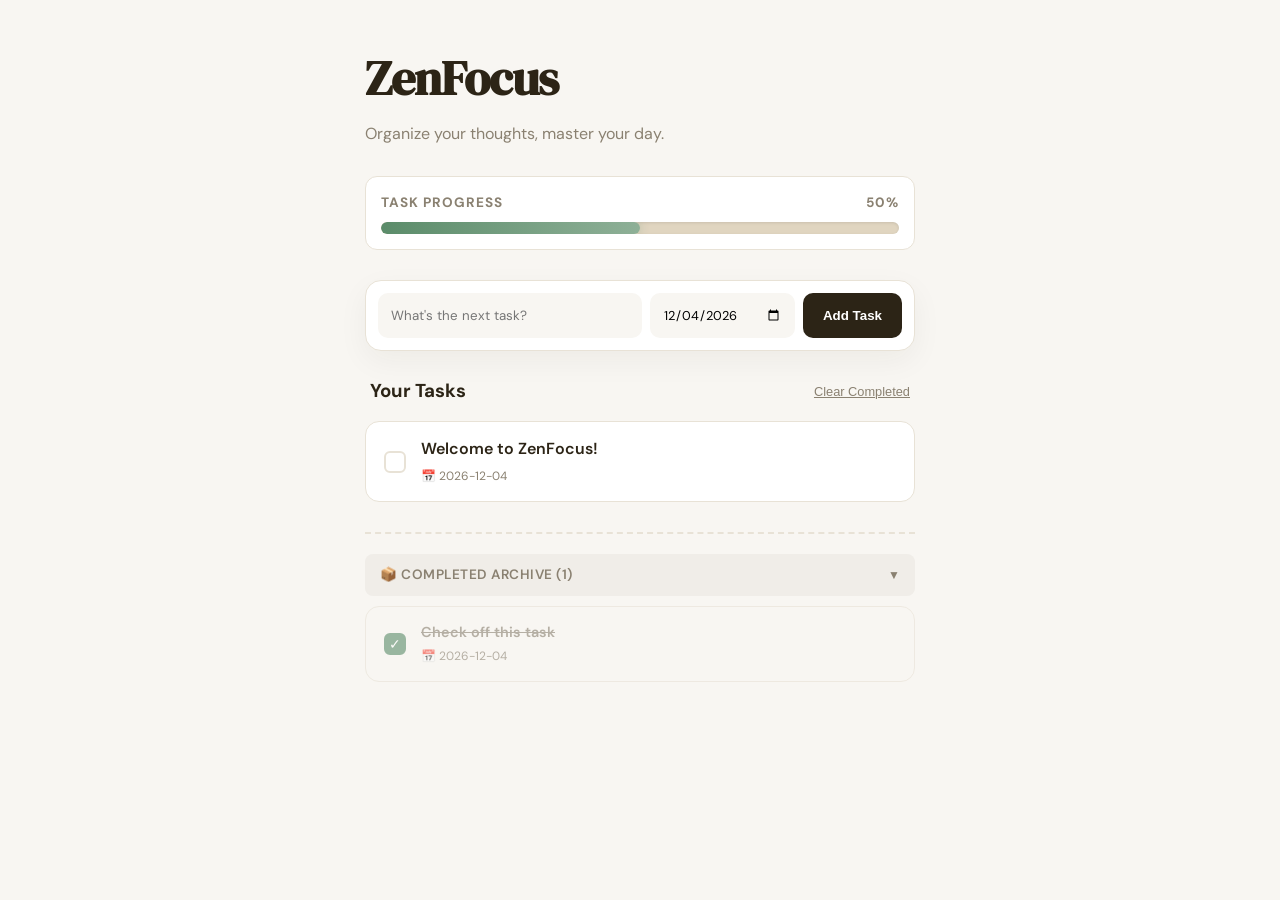
<file: index.html>
<!DOCTYPE html>
<html lang="en">
<head>
    <meta charset="UTF-8">
    <meta name="viewport" content="width=device-width, initial-scale=1.0">
    <title>ZenFocus To-Do</title>
    <link rel="preconnect" href="https://fonts.googleapis.com">
    <link href="https://fonts.googleapis.com/css2?family=DM+Serif+Display&family=DM+Sans:wght@400;500;700&display=swap" rel="stylesheet">
    <link rel="icon" href="data:image/svg+xml,<svg xmlns='http://www.w3.org/2000/svg' viewBox='0 0 100 100'><rect width='100' height='100' rx='18' fill='%23070707'/><text x='50' y='72' font-size='52' font-family='monospace' font-weight='bold' fill='%236ee7b7' text-anchor='middle'>Z</text></svg>"/>
    <link rel="stylesheet" href="styles.css">
</head>
<body>
    <div class="container">
        <header>
            <h1>ZenFocus</h1>
            <p class="subtitle">Organize your thoughts, master your day.</p>
        </header>

        <!-- Progress Section -->
        <div class="progress-section">
            <div class="progress-labels">
                <span>Task Progress</span>
                <span class="js-progress-text">0%</span>
            </div>
            <div class="progress-bar-container">
                <div class="progress-bar-fill js-progress-bar"></div>
            </div>
        </div>

        <div class="input-card">
            <input type="text" placeholder="What's the next task?" class="js-input">
            <input type="date" class="js-date-input">
            <button onclick="addTodo()" class="add-button">Add Task</button>
        </div>

        <p class="error-msg js-error">Please enter a task name!</p>

        <div class="list-header">
            <h3>Your Tasks</h3>
            <button class="clear-btn" onclick="clearCompleted()">Clear Completed</button>
        </div>
        
        <!-- Active tasks -->
        <div class="js-todo-list todo-list-wrapper"></div>

        <!-- ARCHIVE SECTION (NEW) -->
        <div class="archive-section js-archive-section" style="display: none;">
            <div class="archive-header" onclick="toggleArchive()">
                <span class="archive-title">📦 Completed Archive (<span class="js-archive-count">0</span>)</span>
                <span class="archive-toggle js-archive-toggle">▼</span>
            </div>
            <div class="js-archive-list archive-list"></div>
        </div>
    </div>

    <script src="script.js"></script>
</body>
</html>
</file>
<file: styles.css>
/* Custom properties for easy color management */
:root {
  --bg: #f8f6f2;
  --card: #ffffff;
  --text: #2c2416;
  --muted: #8a8171;
  --accent: #d48c5c;
  --green: #5b8c6a;
  --border: #e8e2d6;
  --shadow: 0 10px 30px rgba(44, 36, 22, 0.05);
}

*, *::before, *::after { box-sizing: border-box; margin: 0; padding: 0; }

body {
  font-family: 'DM Sans', sans-serif;
  background-color: var(--bg);
  color: var(--text);
  line-height: 1.6;
  padding: 40px 20px;
}

.container {
  max-width: 550px;
  margin: 0 auto;
}

header { margin-bottom: 30px; }

h1 {
  font-family: 'DM Serif Display', serif;
  font-size: 3rem;
  letter-spacing: -1px;
  margin-bottom: 4px;
}

.subtitle { color: var(--muted); font-size: 1rem; }

/* PROGRESS BAR */
.progress-section {
    margin-bottom: 30px;
    background: var(--card);
    padding: 15px;
    border-radius: 12px;
    border: 1px solid var(--border);
}

.progress-labels {
    display: flex;
    justify-content: space-between;
    font-size: 0.85rem;
    font-weight: 700;
    margin-bottom: 8px;
    color: var(--muted);
    text-transform: uppercase;
    letter-spacing: 1px;
}

/* Better Progress Bar Styling */
.progress-bar-container {
    height: 12px; /* Made slightly thicker for better visibility */
    background: #e0d5c0; /* Darker than bg for depth */
    border-radius: 20px;
    overflow: hidden;
    position: relative;
    box-shadow: inset 0 1px 3px rgba(0,0,0,0.1); /* Adds depth */
}

.progress-bar-fill {
    height: 100%;
    width: 0%;
    background: linear-gradient(90deg, #5b8c6a, #8eb097);
    border-radius: 20px;
    
    /* THE MAGIC: A longer duration with a Quintic ease-out */
    transition: width 1s cubic-bezier(0.22, 1, 0.36, 1);
    
    position: relative;
    box-shadow: 0 0 10px rgba(91, 140, 106, 0.3); /* Soft glow */
}

/* Subtile Shimmer Effect */
.progress-bar-fill::after {
    content: '';
    position: absolute;
    top: 0; left: 0; right: 0; bottom: 0;
    background: linear-gradient(
        90deg,
        rgba(255,255,255,0) 0%,
        rgba(255,255,255,0.2) 50%,
        rgba(255,255,255,0) 100%
    );
    transform: translateX(-100%);
    animation: shimmer 3s infinite;
}

@keyframes shimmer {
    100% { transform: translateX(100%); }
}

/* Smooth number transition */
.js-progress-text {
    font-variant-numeric: tabular-nums; /* Prevents numbers from jumping around */
    transition: all 0.3s ease;
}

/* INPUT AREA */
.input-card {
  background: var(--card);
  border: 1px solid var(--border);
  border-radius: 16px;
  padding: 12px;
  box-shadow: var(--shadow);
  display: flex;
  gap: 8px;
  margin-bottom: 10px;
}

input {
  border: 1px solid transparent;
  background: var(--bg);
  padding: 12px;
  border-radius: 10px;
  outline: none;
  font-family: inherit;
  transition: 0.2s;
}

input[type="text"] { flex: 2; }
input[type="date"] { flex: 1; font-size: 0.8rem; }
input:focus { border-color: var(--accent); background: #fff; }

.add-button {
  background: var(--text);
  color: white;
  border: none;
  padding: 0 20px;
  border-radius: 10px;
  font-weight: 600;
  cursor: pointer;
  transition: 0.2s;
}

.add-button:hover { background: var(--accent); }

/* TODO ITEMS */
.list-header {
    display: flex;
    justify-content: space-between;
    align-items: center;
    margin: 25px 5px 15px;
}

.clear-btn {
    background: none;
    border: none;
    color: var(--muted);
    font-size: 0.8rem;
    cursor: pointer;
    text-decoration: underline;
}

.todo-row {
  background: var(--card);
  border: 1px solid var(--border);
  border-radius: 14px;
  padding: 14px 18px;
  display: flex;
  align-items: center;
  gap: 15px;
  margin-bottom: 10px;
  transition: all 0.3s ease;
}

.todo-row.completed {
    opacity: 0.6;
    background: transparent;
}

.todo-row.completed .todo-name {
    text-decoration: line-through;
    color: var(--muted);
}

.checkbox {
    width: 22px;
    height: 22px;
    border-radius: 6px;
    border: 2px solid var(--border);
    cursor: pointer;
    display: flex;
    align-items: center;
    justify-content: center;
    transition: 0.2s;
}

.todo-row.completed .checkbox {
    background: var(--green);
    border-color: var(--green);
}

.todo-row.completed .checkbox::after {
    content: '✓';
    color: white;
    font-size: 14px;
}

.todo-info { flex: 1; }
.todo-name { font-weight: 600; display: block; }
.todo-date { font-size: 0.75rem; color: var(--muted); }

.delete-btn {
    opacity: 0;
    background: none;
    border: none;
    color: #e57373;
    cursor: pointer;
    transition: 0.2s;
}

.todo-row:hover .delete-btn { opacity: 1; }

/* ERROR */
.error-msg { color: var(--accent); font-size: 0.8rem; display: none; margin-bottom: 10px; }

/* ARCHIVE SECTION */
.archive-section {
  margin-top: 30px;
  padding-top: 20px;
  border-top: 2px dashed var(--border);
}

.archive-header {
  display: flex;
  justify-content: space-between;
  align-items: center;
  padding: 10px 15px;
  background: rgba(138, 129, 113, 0.08);
  border-radius: 8px;
  cursor: pointer;
  transition: all 0.2s ease;
  margin-bottom: 10px;
}

.archive-header:hover {
  background: rgba(138, 129, 113, 0.15);
}

.archive-title {
  font-size: 0.85rem;
  font-weight: 600;
  color: var(--muted);
  text-transform: uppercase;
  letter-spacing: 0.5px;
}

.archive-toggle {
  font-size: 0.75rem;
  color: var(--muted);
  transition: transform 0.2s ease;
}

.archive-list {
  margin-top: 10px;
}

.archive-item {
  font-size: 0.9rem;
  opacity: 0.5;
}

.archive-item:hover {
  opacity: 0.7;
}
</file>
